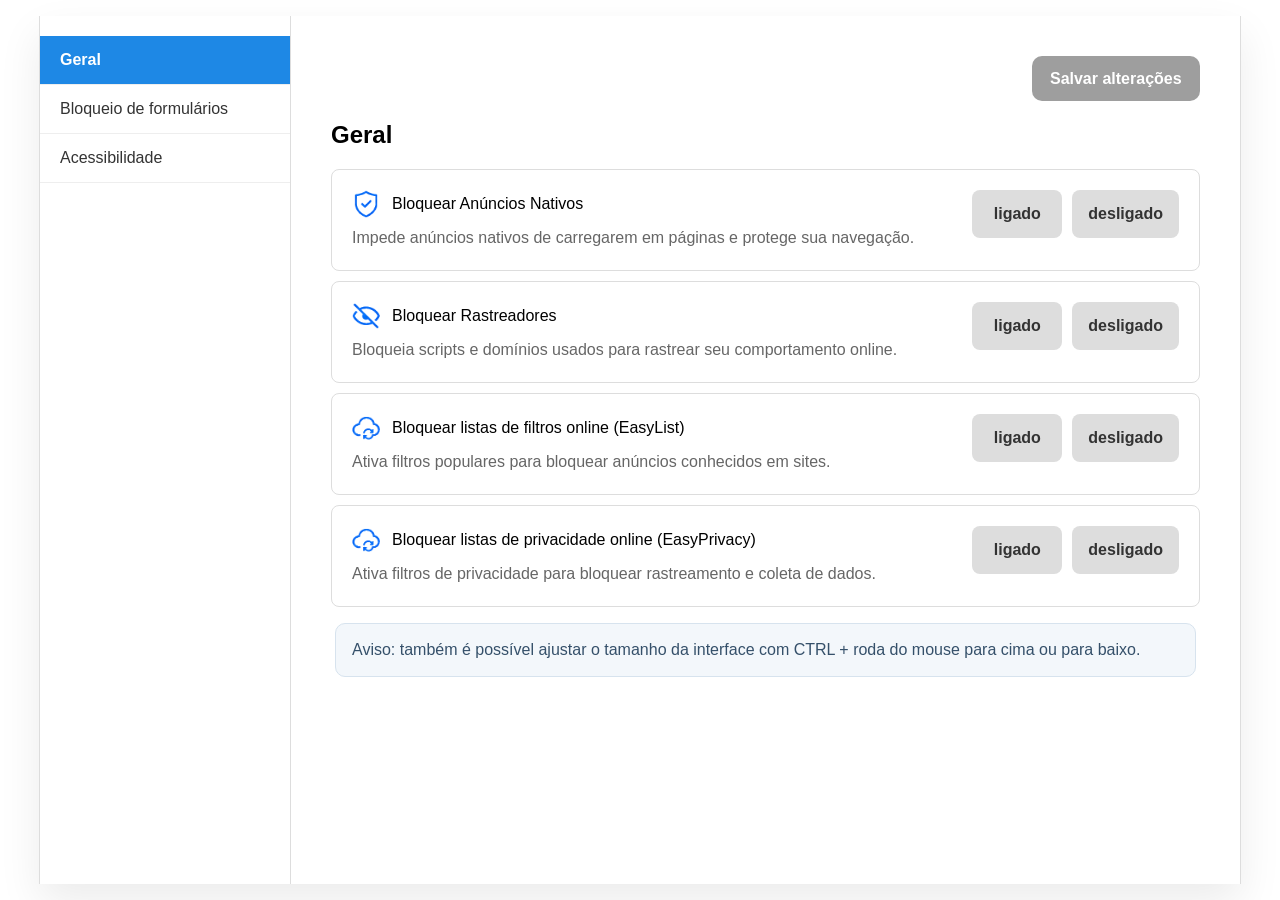
<file: options/options.html>
<!DOCTYPE html>
<html lang="pt-BR">
<head>
  <meta charset="utf-8">
  <link rel="stylesheet" href="options.css">
</head>
<body>
  <div class="page-shell">
    <!-- Painel lateral de navegação das configurações -->
    <div class="sidebar">
      <div class="menu-item active" data-target="geral">Geral</div>
      <div class="menu-item" data-target="bloqueioFormularios">Bloqueio de formulários</div>
      <div class="menu-item" data-target="acessibilidade">Acessibilidade</div>
    </div>

    <div class="content">
      <div class="content-actions">
        <button id="saveBtn" class="save-button" disabled>Salvar alterações</button>
      </div>

      <div id="geral" class="section active">
      <h2>Geral</h2>
      <div class="setting">
        <div class="option-meta">
          <div class="option-label">
            <img src="../Images/protecao.png" class="option-icon" alt="Ícone de proteção contra anúncios nativos">
            <span>Bloquear Anúncios Nativos</span>
          </div>
          <div class="option-desc">Impede anúncios nativos de carregarem em páginas e protege sua navegação.</div>
        </div>
        <div class="toggle-group">
          <button class="toggle-button" data-setting="blockNative" data-value="true" aria-label="Bloquear Anúncios Nativos: ligado">ligado</button>
          <button class="toggle-button" data-setting="blockNative" data-value="false" aria-label="Bloquear Anúncios Nativos: desligado">desligado</button>
        </div>
      </div>
      <div class="setting">
        <div class="option-meta">
          <div class="option-label">
            <img src="../Images/rast.png" class="option-icon" alt="Ícone de rastreador bloqueado">
            <span>Bloquear Rastreadores</span>
          </div>
          <div class="option-desc">Bloqueia scripts e domínios usados para rastrear seu comportamento online.</div>
        </div>
        <div class="toggle-group">
          <button class="toggle-button" data-setting="blockTrackers" data-value="true" aria-label="Bloquear Rastreadores: ligado">ligado</button>
          <button class="toggle-button" data-setting="blockTrackers" data-value="false" aria-label="Bloquear Rastreadores: desligado">desligado</button>
        </div>
      </div>
      <div class="setting">
        <div class="option-meta">
          <div class="option-label">
            <img src="../Images/online.png" class="option-icon" alt="Ícone de lista de filtros online (EasyList)">
            <span>Bloquear listas de filtros online (EasyList)</span>
          </div>
          <div class="option-desc">Ativa filtros populares para bloquear anúncios conhecidos em sites.</div>
        </div>
        <div class="toggle-group">
          <button class="toggle-button" data-setting="blockEasyList" data-value="true" aria-label="Bloquear listas de filtros online (EasyList): ligado">ligado</button>
          <button class="toggle-button" data-setting="blockEasyList" data-value="false" aria-label="Bloquear listas de filtros online (EasyList): desligado">desligado</button>
        </div>
      </div>
      <div class="setting">
        <div class="option-meta">
          <div class="option-label">
            <img src="../Images/online.png" class="option-icon" alt="Ícone de privacidade online (EasyPrivacy)">
            <span>Bloquear listas de privacidade online (EasyPrivacy)</span>
          </div>
          <div class="option-desc">Ativa filtros de privacidade para bloquear rastreamento e coleta de dados.</div>
        </div>
        <div class="toggle-group">
          <button class="toggle-button" data-setting="blockEasyPrivacy" data-value="true" aria-label="Bloquear listas de privacidade online (EasyPrivacy): ligado">ligado</button>
          <button class="toggle-button" data-setting="blockEasyPrivacy" data-value="false" aria-label="Bloquear listas de privacidade online (EasyPrivacy): desligado">desligado</button>
        </div>
      </div>
      </div>
      <div id="bloqueioFormularios" class="section">
      <h2>Bloqueio de formulários</h2>
      <div class="setting">
        <div class="option-meta">
          <div class="option-label">
            <img src="../Images/form.png" class="option-icon" alt="Ícone de formulário de pagamento">
            <span>Bloquear formulários de pagamento</span>
          </div>
          <div class="option-desc">Esmaece e bloqueia formulários que parecem coletar dados de cartão e pagamento.</div>
        </div>
        <div class="toggle-group">
          <button class="toggle-button" data-setting="blockForms" data-value="true" aria-label="Bloquear formulários de pagamento: ligado">ligado</button>
          <button class="toggle-button" data-setting="blockForms" data-value="false" aria-label="Bloquear formulários de pagamento: desligado">desligado</button>
        </div>
      </div>
      <div class="setting">
        <div class="option-meta">
          <div class="option-label">
            <img src="../Images/form.png" class="option-icon" alt="Ícone de modo rigoroso">
            <span>Modo rigoroso</span>
          </div>
          <div class="option-desc">Bloqueia todos os formulários da página, independentemente do tipo ou do conteúdo pedido.</div>
        </div>
        <div class="toggle-group">
          <button class="toggle-button" data-setting="strictMode" data-value="true" aria-label="Modo rigoroso: ligado">ligado</button>
          <button class="toggle-button" data-setting="strictMode" data-value="false" aria-label="Modo rigoroso: desligado">desligado</button>
        </div>
      </div>
      </div>
      <div id="acessibilidade" class="section">
      <h2>Acessibilidade</h2>
      <div class="setting">
        <div class="option-meta">
          <div class="option-label">
            <img src="../Images/font.png" class="option-icon" alt="Ícone de tamanho de fonte">
            <span>Tamanho da fonte</span>
          </div>
          <div class="option-desc">Escolha um tamanho de fonte maior para a interface.</div>
        </div>
        <div class="toggle-group font-size-group">
          <button class="toggle-button" data-setting="fontSize" data-value="1" aria-label="Tamanho da fonte: 1">1</button>
          <button class="toggle-button" data-setting="fontSize" data-value="2" aria-label="Tamanho da fonte: 2">2</button>
          <button class="toggle-button" data-setting="fontSize" data-value="3" aria-label="Tamanho da fonte: 3">3</button>
          <button class="toggle-button" data-setting="fontSize" data-value="4" aria-label="Tamanho da fonte: 4">4</button>
          <button class="toggle-button" data-setting="fontSize" data-value="5" aria-label="Tamanho da fonte: 5">5</button>
        </div>
      </div>
      <div class="setting">
        <div class="option-meta">
          <div class="option-label">
            <img src="../Images/dark.png" class="option-icon" alt="Ícone de modo escuro">
            <span>Modo escuro</span>
          </div>
          <div class="option-desc">Troca o tema para fundo preto e textos brancos.</div>
        </div>
        <div class="toggle-group">
          <button class="toggle-button" data-setting="darkMode" data-value="true" aria-label="Modo escuro: ligado">ligado</button>
          <button class="toggle-button" data-setting="darkMode" data-value="false" aria-label="Modo escuro: desligado">desligado</button>
        </div>
      </div>
      <div class="setting">
        <div class="option-meta">
          <div class="option-label">
            <img src="../Images/contrast.png" class="option-icon" alt="Ícone de alto contraste">
            <span>Alto contraste</span>
          </div>
          <div class="option-desc">Define fontes em negrito e delimita layout com linhas visíveis.</div>
        </div>
        <div class="toggle-group">
          <button class="toggle-button" data-setting="highContrast" data-value="true" aria-label="Alto contraste: ligado">ligado</button>
          <button class="toggle-button" data-setting="highContrast" data-value="false" aria-label="Alto contraste: desligado">desligado</button>
        </div>
      </div>
      </div>
      <p class="accessibility-note">Aviso: também é possível ajustar o tamanho da interface com CTRL + roda do mouse para cima ou para baixo.</p>
    </div>
  </div>
  <div id="toastContainer" class="toast-container" role="status" aria-live="polite" aria-atomic="true"></div>
  
  <!-- Carrega o script que controla estados, armazenamento e UI das opções -->
  <script src="options.js"></script>
</body>
</html>
</file>
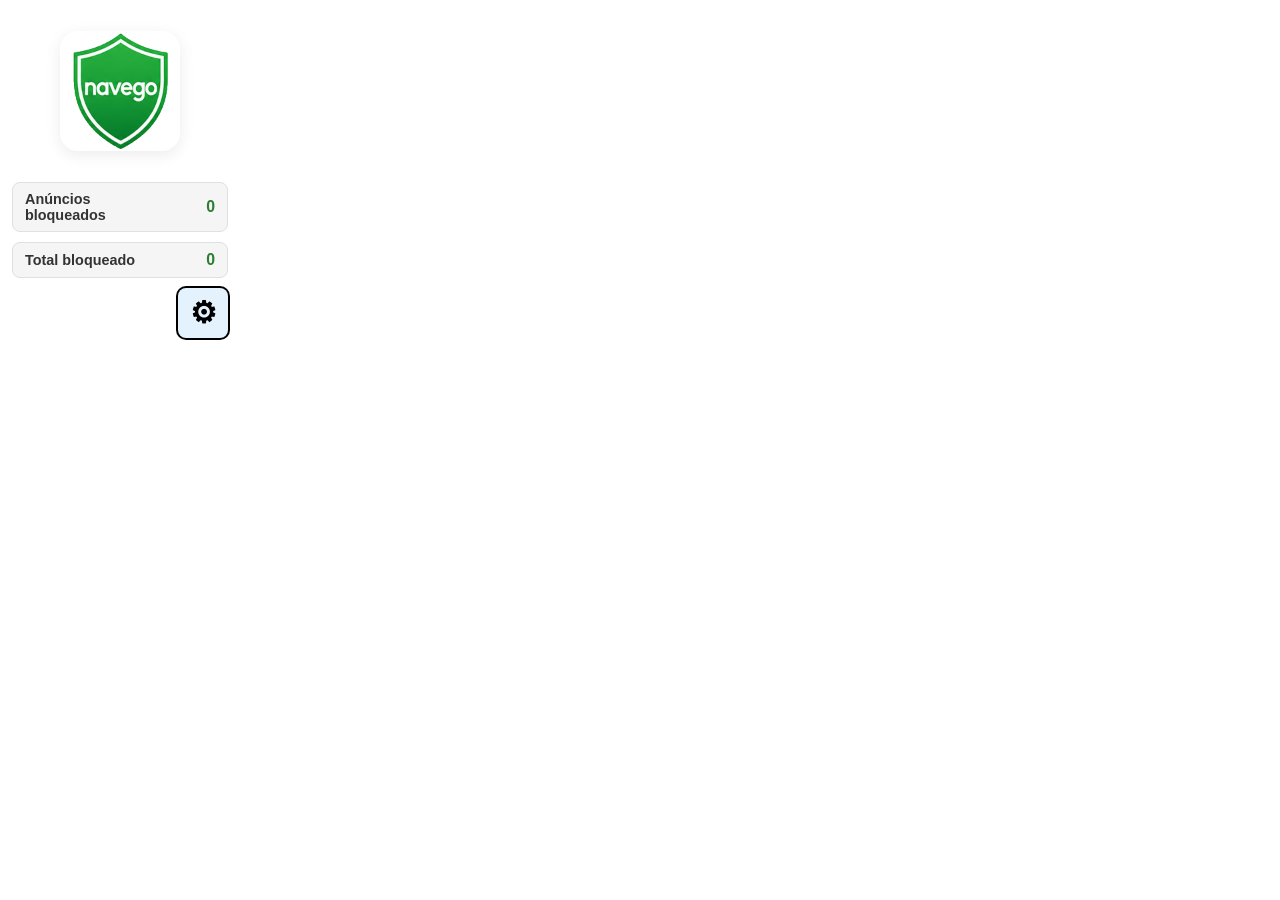
<file: popup/popup.html>
<!DOCTYPE html>
<html lang="pt-BR">
<head>
  <meta charset="utf-8">
  <title>Navego - Proteção contra anúncios</title>
  <link rel="stylesheet" href="popup.css">
</head>
<body>
  <h1 id="popupTitle" class="sr-only" tabindex="-1">Navego - Proteção contra anúncios</h1>
  <p id="popupStatus" class="sr-only" aria-live="polite" aria-atomic="true"></p>

  <!-- Interface mínima do popup da extensão -->
  <div class="container" role="main" aria-labelledby="popupTitle">
    <div class="icon-area">
      <button id="toggleBtn" class="toggle-btn" type="button" aria-label="Alternar proteção">
        <img class="toggle-img" src="../Images/ligado.png" alt="Estado da proteção">
      </button>
    </div>
    <div class="counters-area">
      <div class="counter" id="pageCounter">
        <span class="counter-label" aria-label="anúncios bloqueados">Anúncios bloqueados</span>
        <span class="counter-value">0</span>
      </div>
      <div class="counter" id="totalCounter">
        <span class="counter-label" aria-label="total bloqueado">Total bloqueado</span>
        <span class="counter-value">0</span>
      </div>
    </div>
    <div class="topbar">
      <button id="settingsBtn" class="settings-btn" aria-label="Abrir configurações">⚙</button>
    </div>
  </div>

  <div id="confirmationOverlay" class="confirmation-overlay hidden" aria-label="confirmação de desativação">
    <div class="confirmation-dialog">
      <p>tem certeza que quer desativar?</p>
      <div class="confirmation-actions">
        <button id="cancelDisableBtn" class="cancel-btn" type="button" aria-label="cancelar">cancelar</button>
        <button id="confirmDisableBtn" class="disable-btn" type="button" aria-label="confirmar desativação">desativar</button>
      </div>
    </div>
  </div>

  <!-- Script do popup que atualiza estado, acessibilidade e ações do usuário -->
  <script src="popup.js"></script>
</body>
</html>
</file>
<file: options/options.css>
﻿/* Estilos principais da página de opções */
body {
  display: flex;
  justify-content: center;
  align-items: stretch;
  margin: 0;
  font-family: sans-serif;
  font-size: 16px;
  height: 100vh;
  background: #ffffff;
  box-sizing: border-box;
  padding: 16px;
}

.page-shell {
  width: min(1200px, 100%);
  min-height: calc(100vh - 32px);
  display: flex;
  background: #ffffff;
  border-left: 1px solid #ddd;
  border-right: 1px solid #ddd;
  box-shadow: 0 18px 40px rgba(0, 0, 0, 0.08);
}

.sidebar {
  width: 250px;
  background: #ffffff;
  border-right: 1px solid #ddd;
  padding-top: 20px;
  display: flex;
  flex-direction: column;
}

.content-actions {
  display: flex;
  justify-content: flex-end;
  margin-bottom: 18px;
}

.save-button {
  padding: 0.85rem 1.15rem;
  border: none;
  border-radius: 10px;
  background: #2e7d32;
  color: #fff;
  font-size: 1rem;
  font-weight: 700;
  cursor: pointer;
}

.save-button:disabled {
  background: #9e9e9e;
  cursor: not-allowed;
}

.save-button.active {
  background: #2e7d32;
}

.menu-item {
  padding: 15px 20px;
  cursor: pointer;
  border-bottom: 1px solid #eee;
  color: #333;
}

.menu-item:hover {
  background: #E3F2FD;
}

.menu-item.active {
  background: #1E88E5;
  color: white;
  font-weight: bold;
}

.content {
  flex: 1;
  padding: 40px;
  position: relative;
  overflow: auto;
}

.toast-container {
  position: absolute;
  bottom: 20px;
  right: 20px;
  display: flex;
  flex-direction: column;
  gap: 12px;
  z-index: 20;
}

.toast {
  min-width: 240px;
  max-width: 320px;
  padding: 0.875rem 1rem;
  border-radius: 12px;
  background: rgba(30, 136, 229, 0.96);
  color: white;
  box-shadow: 0 0.75rem 1.875rem rgba(0,0,0,0.18);
  font-size: 0.875rem;
  font-weight: 600;
  opacity: 0;
  transform: translateY(1rem);
  animation: toast-in 0.28s ease forwards;
}

.toast.toast-success {
  background: #43A047;
}

.toast.toast-warning {
  background: #F57C00;
}

@keyframes toast-in {
  to {
    opacity: 1;
    transform: translateY(0);
  }
}

@keyframes toast-out {
  from {
    opacity: 1;
    transform: translateY(0);
  }
  to {
    opacity: 0;
    transform: translateY(12px);
  }
}

/* Seções de aba escondidas por padrão e exibidas quando ativas */
.section {
  display: none;
}

.section.active {
  display: block;
}

.setting {
  display: flex;
  justify-content: space-between;
  align-items: flex-start;
  background: #ffffff;
  padding: 20px;
  margin-bottom: 10px;
  border: 1px solid #ddd;
  border-radius: 8px;
}

.accessibility-note {
  margin: 16px 4px 0;
  padding: 14px 16px;
  border-radius: 10px;
  background: #f3f7fb;
  color: #35506a;
  border: 1px solid #d7e3ee;
  line-height: 1.5;
}

.option-meta {
  display: flex;
  flex-direction: column;
  gap: 8px;
  max-width: 68%;
}

.option-label {
  display: flex;
  align-items: center;
  gap: 0.75rem;
  /*font-size: 1.3rem;*/
}

.option-desc {
  color: #666;
  /*font-size: 1.1rem;*/
  line-height: 1.5;
}

.option-icon {
  width: 1.75rem;
  height: 1.75rem;
  object-fit: contain;
}

.toggle-group {
  display: inline-flex;
  gap: 0.625rem;
}

.toggle-button {
  padding: 0.95rem 1rem;
  border: none;
  border-radius: 8px;
  background: #ddd;
  color: #333;
  cursor: pointer;
  min-width: 5.625rem;
  min-height: 3rem;
  font-size: 1rem;
  font-weight: bold;
}

.toggle-button.on.active {
  background: #43A047;
  color: white;
}

.toggle-button.off.active {
  background: #E53935;
  color: white;
}

.font-size-group .toggle-button {
  width: 2.25rem;
  min-width: 2.25rem;
  padding: 0.625rem 0;
  border-radius: 8px;
  font-size: 0.875rem;
}

body.font-size-1 { font-size: 0.875rem; }
body.font-size-2 { font-size: 1rem; }
body.font-size-3 { font-size: 1.125rem; }
body.font-size-4 { font-size: 1.25rem; }
body.font-size-5 { font-size: 1.375rem; }

body.dark-mode {
  background: #000;
  color: #fff;
}

body.dark-mode .sidebar {
  background: #111;
  border-right-color: #444;
}

body.dark-mode .menu-item {
  color: #ddd;
}

body.dark-mode .menu-item:hover {
  background: #222;
}

body.dark-mode .menu-item.active {
  background: #1e88e5;
}

body.dark-mode .content {
  background: #090909;
}

body.dark-mode .setting {
  background: #111;
  border-color: #444;
}

body.dark-mode .option-desc {
  color: #ccc;
}

body.high-contrast .option-label span,
body.high-contrast .toggle-button,
body.high-contrast .menu-item {
  font-weight: 800;
}

body.high-contrast .setting {
  border-width: 2px;
  border-color: #000;
}

body.high-contrast .menu-item:hover,
body.high-contrast .menu-item.active {
  outline: 2px solid #000;
}

@media (max-width: 900px) {
  body {
    padding: 8px;
  }

  .page-shell {
    width: 100%;
    min-height: calc(100vh - 16px);
  }

  .sidebar {
    width: 220px;
  }

  .content {
    padding: 24px;
  }
}

@media (max-width: 720px) {
  body {
    padding: 0;
  }

  .page-shell {
    min-height: 100vh;
    flex-direction: column;
    border-left: 1px solid #ddd;
    border-right: 1px solid #ddd;
  }

  .sidebar {
    width: 100%;
    border-right: none;
    border-bottom: 1px solid #ddd;
    padding-top: 0;
  }

  .content {
    padding: 20px 16px 24px;
  }

  .content-actions {
    margin-bottom: 14px;
  }

  .save-button {
    width: 100%;
    max-width: 260px;
  }

  .setting {
    flex-direction: column;
    gap: 16px;
  }

  .option-meta {
    max-width: 100%;
  }

  .toggle-group {
    width: 100%;
    flex-wrap: wrap;
  }

  .toggle-button {
    flex: 1 1 140px;
  }
}
</file>
<file: popup/popup.css>
/* Estilos principais do popup da extensão */
body {
  width: 240px;
  height: 350px;
  margin: 0;
  background: #ffffff;
  display: flex;
  justify-content: center;
  align-items: center;
  font-family: sans-serif;
  color: #111;
  overflow: hidden;
  position: relative;
}

.sr-only {
  position: absolute;
  width: 1px;
  height: 1px;
  padding: 0;
  margin: -1px;
  overflow: hidden;
  clip-path: inset(50%);
  white-space: nowrap;
  border: 0;
}

body.font-size-1 { font-size: 12px; }
body.font-size-2 { font-size: 14px; }
body.font-size-3 { font-size: 16px; }
body.font-size-4 { font-size: 18px; }
body.font-size-5 { font-size: 20px; }

body.dark-mode {
  background: #000;
  color: #fff;
}

body.dark-mode .toggle-img {
  box-shadow: 0 4px 16px rgba(255,255,255,0.1);
}

body.dark-mode .settings-btn {
  background: #222;
  color: #fff;
  border-color: #fff;
  box-shadow: 0 0 0 1px rgba(255, 255, 255, 0.92);
}

body.dark-mode .confirmation-dialog {
  background: #111;
  color: #fff;
}

body.high-contrast {
  font-weight: 800;
}

body.high-contrast .container {
  outline: 2px solid #000;
}

body.high-contrast .settings-btn {
  box-shadow: 0 0 0 2px #000;
}

.container {
  width: 100%;
  height: 100%;
  box-sizing: border-box;
  padding: 10px 12px 12px;
  display: flex;
  flex-direction: column;
  justify-content: space-between;
  overflow: hidden;
}

.topbar {
  display: flex;
  justify-content: flex-end;
  width: 100%;
}

.icon-area {
  flex: 1;
  display: flex;
  justify-content: center;
  align-items: center;
}

.toggle-btn {
  border: 0;
  background: transparent;
  padding: 8px;
  cursor: pointer;
  border-radius: 22px;
  transition: background-color 0.2s ease, box-shadow 0.2s ease;
}

.toggle-btn.state-on {
  background: #e8f7ee;
  box-shadow: inset 0 0 0 1px rgba(34, 139, 34, 0.14);
}

.toggle-btn.state-off {
  background: #fdecea;
  box-shadow: inset 0 0 0 1px rgba(211, 47, 47, 0.16);
}

.toggle-img {
  width: 120px;
  height: 120px;
  border-radius: 18px;
  object-fit: contain;
  box-shadow: 0 4px 16px rgba(0,0,0,0.08);
  display: block;
}

.counters-area {
  display: flex;
  flex-direction: column;
  gap: 10px;
  width: 100%;
  margin: 10px 0;
}

.counter {
  display: flex;
  justify-content: space-between;
  align-items: center;
  padding: 8px 12px;
  background: #f5f5f5;
  border-radius: 8px;
  font-size: 0.9em;
  border: 1px solid #e0e0e0;
}

.counter-label {
  font-weight: 600;
  color: #333;
}

.counter-value {
  font-weight: 700;
  font-size: 1.1em;
  color: #2e7d32;
  min-width: 40px;
  text-align: right;
}

body.dark-mode .counter {
  background: #222;
  border-color: #444;
}

body.dark-mode .counter-label {
  color: #fff;
}

body.dark-mode .counter-value {
  color: #4ade80;
}

body.high-contrast .counter {
  outline: 2px solid #000;
  font-weight: 800;
}

button {
  border: none;
  cursor: pointer;
  font-weight: bold;
  border-radius: 8px;
}

.settings-btn {
  width: 50px;
  height: 50px;
  padding: 0;
  min-width: 0;
  border: none;
  border-radius: 8px;
  background: #E3F2FD;
  cursor: pointer;
  display: flex;
  justify-content: center;
  align-items: center;
  box-shadow: 0 2px 8px rgba(0,0,0,0.12);
  font-size: 30px;
  line-height: 1;
  border: 1px solid transparent;
  box-shadow: 0 0 0 2px #000;
}

/* Tela de confirmação que aparece ao tentar desativar a proteção */
.confirmation-overlay {
  position: absolute;
  inset: 0;
  display: flex;
  align-items: center;
  justify-content: center;
  background: rgba(0, 0, 0, 0.35);
  padding: 12px;
  box-sizing: border-box;
}

.confirmation-overlay.hidden {
  display: none;
}

.confirmation-dialog {
  width: 100%;
  max-width: 208px;
  background: #fff;
  border-radius: 12px;
  padding: 16px 14px;
  box-shadow: 0 8px 24px rgba(0, 0, 0, 0.18);
  text-align: center;
}

.confirmation-dialog p {
  margin: 0 0 16px;
  line-height: 1.4;
  font-size: 16px;
}

.confirmation-actions {
  display: flex;
  gap: 8px;
}

.confirmation-actions button {
  flex: 1;
  min-width: 0;
  padding: 10px 12px;
  font-size: 14px;
  text-transform: lowercase;
}

.cancel-btn {
  background: #2e7d32;
  color: #fff;
}

.disable-btn {
  background: #d32f2f;
  color: #fff;
}
</file>
